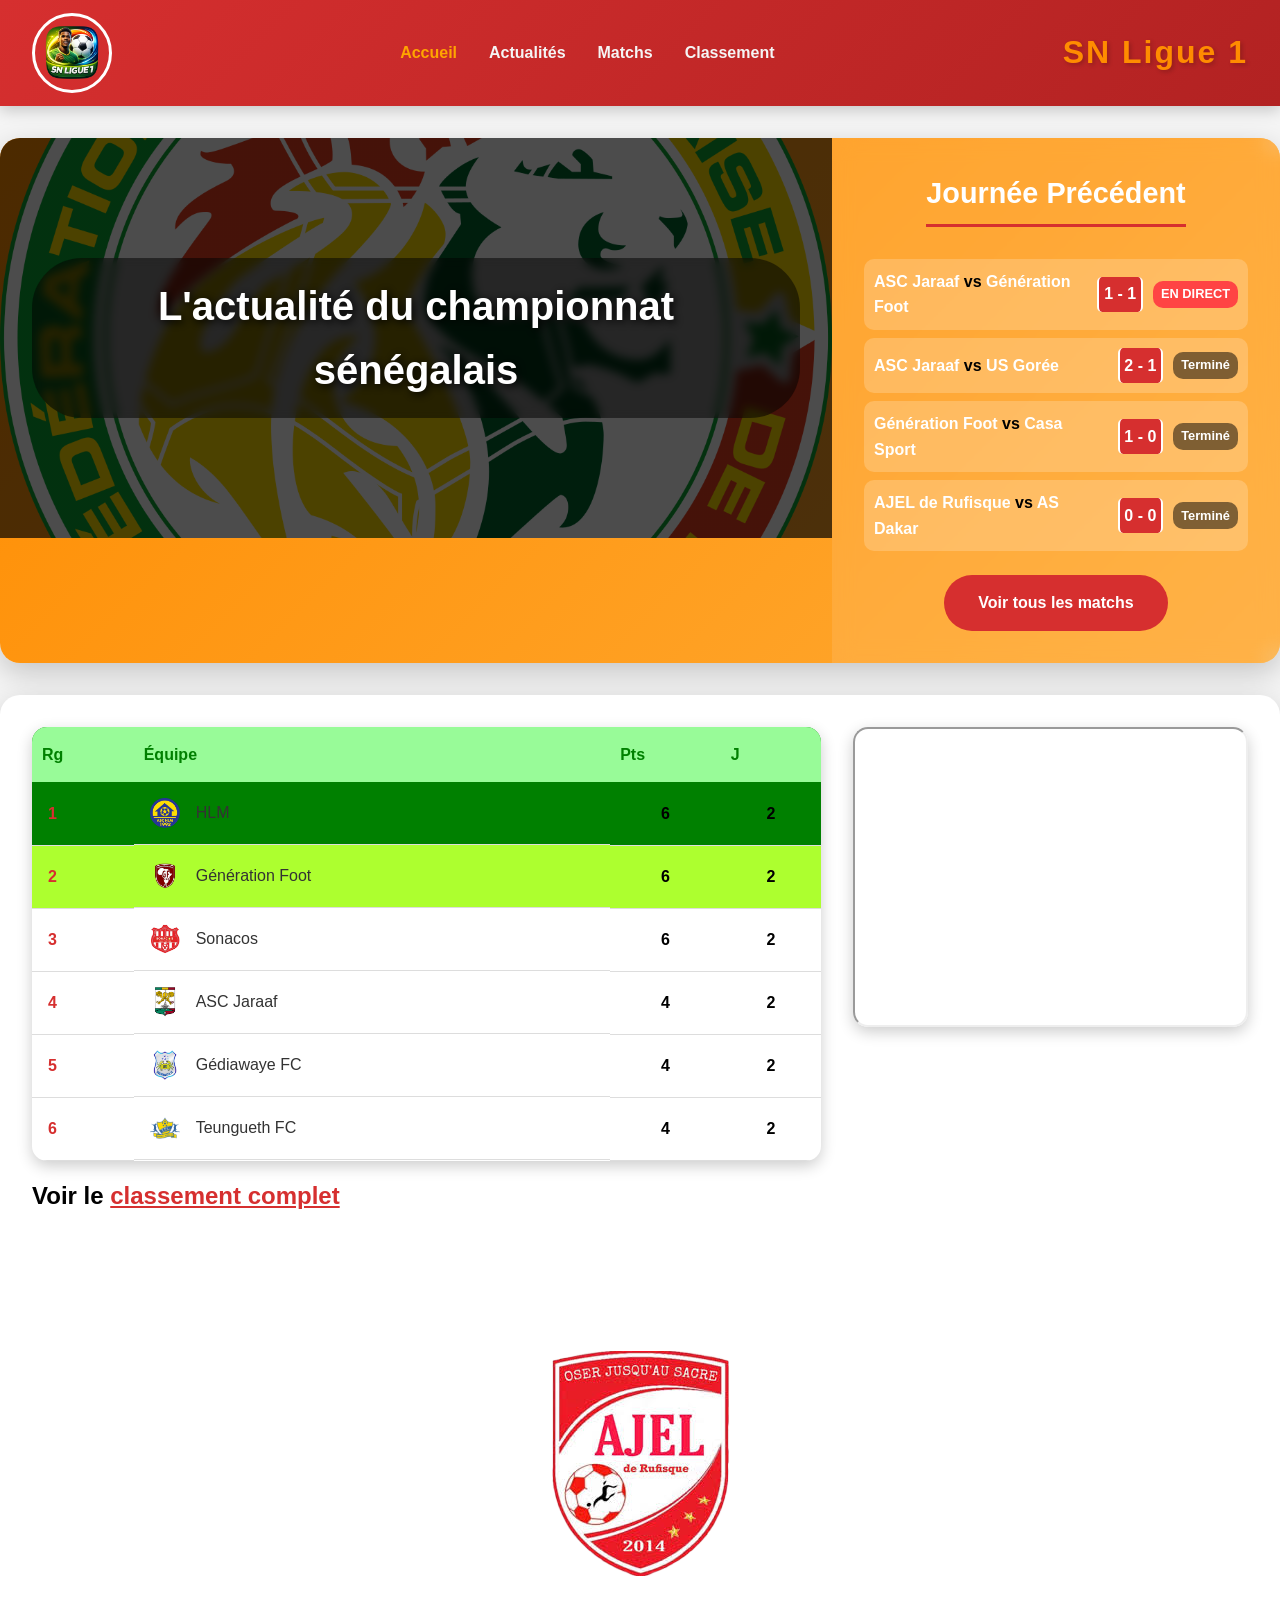
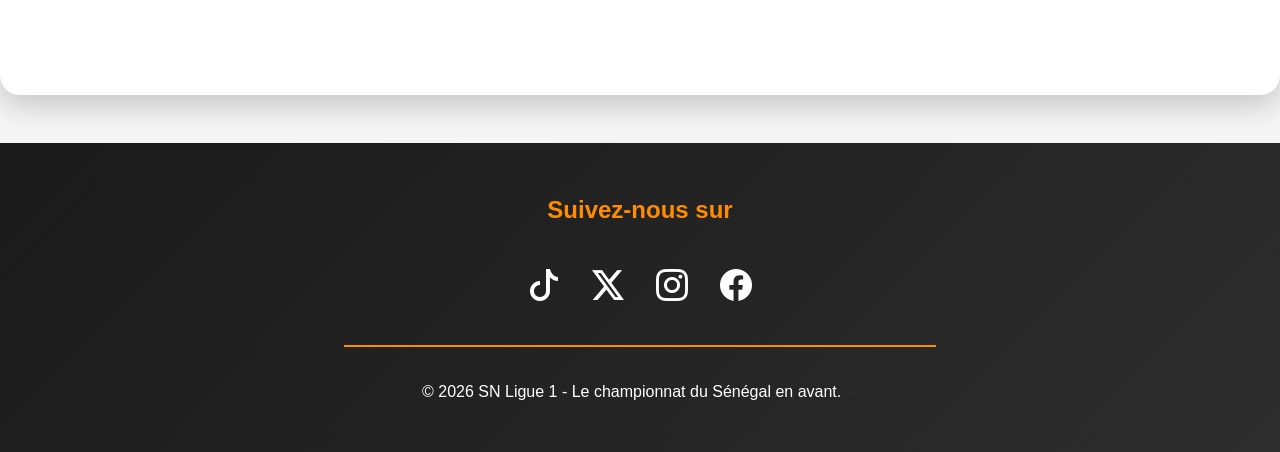
<file: index.html>
<!DOCTYPE html>
<html lang="fr">
<head>
    <meta charset="UTF-8">
    <meta name="viewport" content="width=device-width, initial-scale=1.0">
    <title>SN LIGUE 1 - Championnat du Sénégal</title>
    <link rel="icon" type="image/png" href="img/img1/ChatGPT Image 12 mars 2026, 15_12_37.png">
    <link rel="stylesheet" href="css/style.css">
    <link rel="stylesheet" href="https://cdn.jsdelivr.net/npm/bootstrap-icons@1.13.1/font/bootstrap-icons.min.css">
    <style>
        .matchs-list {
            width: 100%;
            margin-top: 1rem;
        }
        .match-item {
            background: rgba(255, 255, 255, 0.2);
            border-radius: 10px;
            padding: 10px;
            margin-bottom: 0.5rem;
            display: flex;
            justify-content: space-between;
            align-items: center;
            font-weight: bold;
        }
        .match-teams {
            flex: 1;
        }
        .match-score {
            background: var(--premier-couleur);
            padding: 0.3rem ;
            border-left: 2px solid white;
            border-right: 2px solid white;
            border-radius: 5px;
            font-weight: bold;
            margin: 0 10px;
        }
        .match-status {
            font-size: 0.8rem;
            padding: 0.2rem 0.5rem;
            border-radius: 10px;
            background: rgba(0,0,0,0.5);
        }
        .match-status.live {
            background: #ff4444;
            animation: pulse 1s infinite;
        }
        @keyframes pulse {
            0%, 100% { opacity: 1; }
            50% { opacity: 0.7; }
        }
    </style>
</head>
<body>
    <header>
        <img src="img/img1/ChatGPT Image 12 mars 2026, 15_12_37.png" alt="Logo SN Ligue 1">
        <nav>
            <ul>
                <li><a href="index.html" style="color: orange;">Accueil</a></li>
                <li><a href="actualites.html">Actualités</a></li>
                <li><a href="matchs.html">Matchs</a></li>
                <li><a href="classement.html">Classement</a></li>
            </ul>
        </nav>
        <h1>SN Ligue 1</h1>
    </header>

    <main>
        <section class="container">
            <div class="actualite" id="actualite">
                <h2>L'actualité du championnat sénégalais</h2>
            </div>
            <div class="matchs">
                <h3>Journée Précédent</h3>
                <div id="homeMatches" class="matchs-list">
                    <p style="text-align: center;">Chargement des matchs...</p>
                </div>
                <a href="matchs.html" class="btn">Voir tous les matchs</a>
            </div>
        </section>

        <section class="container-2">
            <div class="classement-section">
                <div>
                    <table>
                        <thead>
                            <tr>
                                <th>Rg</th>
                                <th class="th1">Équipe</th>
                                <th class="th2">Pts</th>
                                <th class="th3">J</th>
                            </tr>
                        </thead>
                        <tbody id="rankingTableBody">
                            <tr><td colspan="4" style="text-align: center;">Chargement...</td></tr>
                        </tbody>
                    </table>
                    <h2 style="margin-top: 1rem;">Voir le <a href="classement.html" style="color: var(--premier-couleur);">classement complet</a></h2>
                </div>
                <div>
                    <iframe src="https://www.youtube.com/embed/rLXeWP5YKfw" title="Le grand retour de la Ligue 1 sénégalaise" allow="accelerometer; autoplay; clipboard-write; encrypted-media; gyroscope; picture-in-picture; web-share" referrerpolicy="strict-origin-when-cross-origin" allowfullscreen></iframe>
                </div>
            </div>
            
            <div class="equipe-section">
                <div class="equipe" id="equipe">
                </div>
            </div>
        </section>
    </main>

    <footer>
        <h2>Suivez-nous sur</h2>
        <div>
            <a href="#"><i class="bi bi-tiktok"></i></a>
            <a href="#"><i class="bi bi-twitter-x"></i></a>
            <a href="#"><i class="bi bi-instagram"></i></a>
            <a href="#"><i class="bi bi-facebook"></i></a>
        </div>
        <hr>
        <p>&copy; 2026 SN Ligue 1 - Le championnat du Sénégal en avant.
            <a href="admin.html" style="color: #2d2d2d; text-decoration: none; font-size: small;"> IB</a>
        </p>
    </footer>

    <script src="js/data-shared.js"></script>

    <script>
        // Carousel des fonds
        const mesFond = [
            'logo1.png',
            'logo2.jpg',
            'logo3.jpeg',
            'logo4.jpeg'
        ];
        
        const imageEquipes = [
            'AJEL de Rufisque.png',
            'ASC Jaraaf.png',
            'AS Dakar.jpg',
            'Camberene.png',
            'Casa Sport.png',
            'Gédiawaye FC.png',
            'Génération Foot.png',
            'HLM.png',
            'La Linguère.png',
            'Pikine.png',
            'Sonacos.png',
            'Stade de Mbour.png',
            'Teungueth FC.png',
            'US Goree.png',
            'US Ouakam.png',
            'Wally Daan.png'
        ];

        let index = 0;
        let i = 0;

        function changerFonds() {
            const actualite = document.querySelector('.actualite');
            if (actualite && mesFond.length > 0) {
                actualite.style.background = `linear-gradient(rgba(0,0,0,0.7), rgba(0,0,0,0.7)), url('img/${mesFond[index]}') center/cover no-repeat`;
                index = (index + 1) % mesFond.length;
            }
        }

        function fondEquipe() {
            const equipe = document.querySelector('.equipe');
            if (equipe && imageEquipes.length > 0) {
                equipe.style.background = `url('img/${imageEquipes[i]}') center no-repeat`;
                i = (i + 1) % imageEquipes.length;
            }
        }

        // Chargement des matchs pour l'accueil
        function loadHomeMatches() {
            const container = document.getElementById('homeMatches');
            if (!container) return;
            
            // Prendre les 4 prochains matchs ou les plus récents
            const today = new Date().toISOString().split('T')[0];
            let matchesToShow = SharedData.matches
                .sort((a, b) => {
                    if (a.status === 'live') return -1;
                    if (b.status === 'live') return 1;
                    return new Date(a.date + ' ' + a.time) - new Date(b.date + ' ' + b.time);
                })
                .slice(0, 4);
            
            if (matchesToShow.length === 0) {
                container.innerHTML = '<p style="text-align: center;">Aucun match programmé</p>';
                return;
            }
            
            container.innerHTML = '';
            
            matchesToShow.forEach(match => {
                const homeTeam = SharedData.teams.find(t => t.id === match.homeTeam);
                const awayTeam = SharedData.teams.find(t => t.id === match.awayTeam);
                
                if (!homeTeam || !awayTeam) return;
                
                const statusText = match.status === 'live' ? 'EN DIRECT' : (match.status === 'finished' ? 'Terminé' : 'À venir');
                const statusClass = match.status === 'live' ? 'live' : '';
                
                container.innerHTML += `
                    <div class="match-item">
                        <div class="match-teams">
                            ${homeTeam.name} <span style="color:black">vs</span> ${awayTeam.name}
                        </div>
                        <div class="match-score">${match.homeScore} - ${match.awayScore}</div>
                        <div class="match-status ${statusClass}">${statusText}</div>
                    </div>
                `;
            });
        }
        
        // Chargement du classement pour l'accueil
        function loadHomeRanking() {
            const tbody = document.getElementById('rankingTableBody');
            if (!tbody) return;
            
            tbody.innerHTML = '';
            
            // Afficher les 6 premiers du classement
            SharedData.ranking.slice(0, 6).forEach(team => {
                const teamInfo = SharedData.teams.find(t => t.id === team.teamId);
                if (!teamInfo) return;
                
                tbody.innerHTML += `
                    <tr>
                        <td class="a">${team.rank}</td>
                        <td class="b">
                            <img src="img/${teamInfo.logo}" alt="${teamInfo.name}">
                            <a href="${teamInfo.site}" target="_blank">${teamInfo.name}</a>
                        </td>
                        <td class="c">${team.points}</td>
                        <td class="d">${team.played}</td>
                    </tr>
                `;
            });
            
            if (tbody.innerHTML === '') {
                tbody.innerHTML = '<tr><td colspan="4" style="text-align: center;">Aucune donnée</td></tr>';
            }
        }
        
        function refreshAll() {
            loadHomeMatches();
            loadHomeRanking();
        }
        
        // Initialisation
        if (document.querySelector('.actualite')) {
            changerFonds();
            setInterval(changerFonds, 5000);
        }
        
        if (document.querySelector('.equipe')) {
            fondEquipe();
            setInterval(fondEquipe, 5000);
        }
        
        // Charger les données
        refreshAll();
        
        // Rafraîchir toutes les 30 secondes
        setInterval(refreshAll, 30000);
    </script>
</body>
</html>
</file>
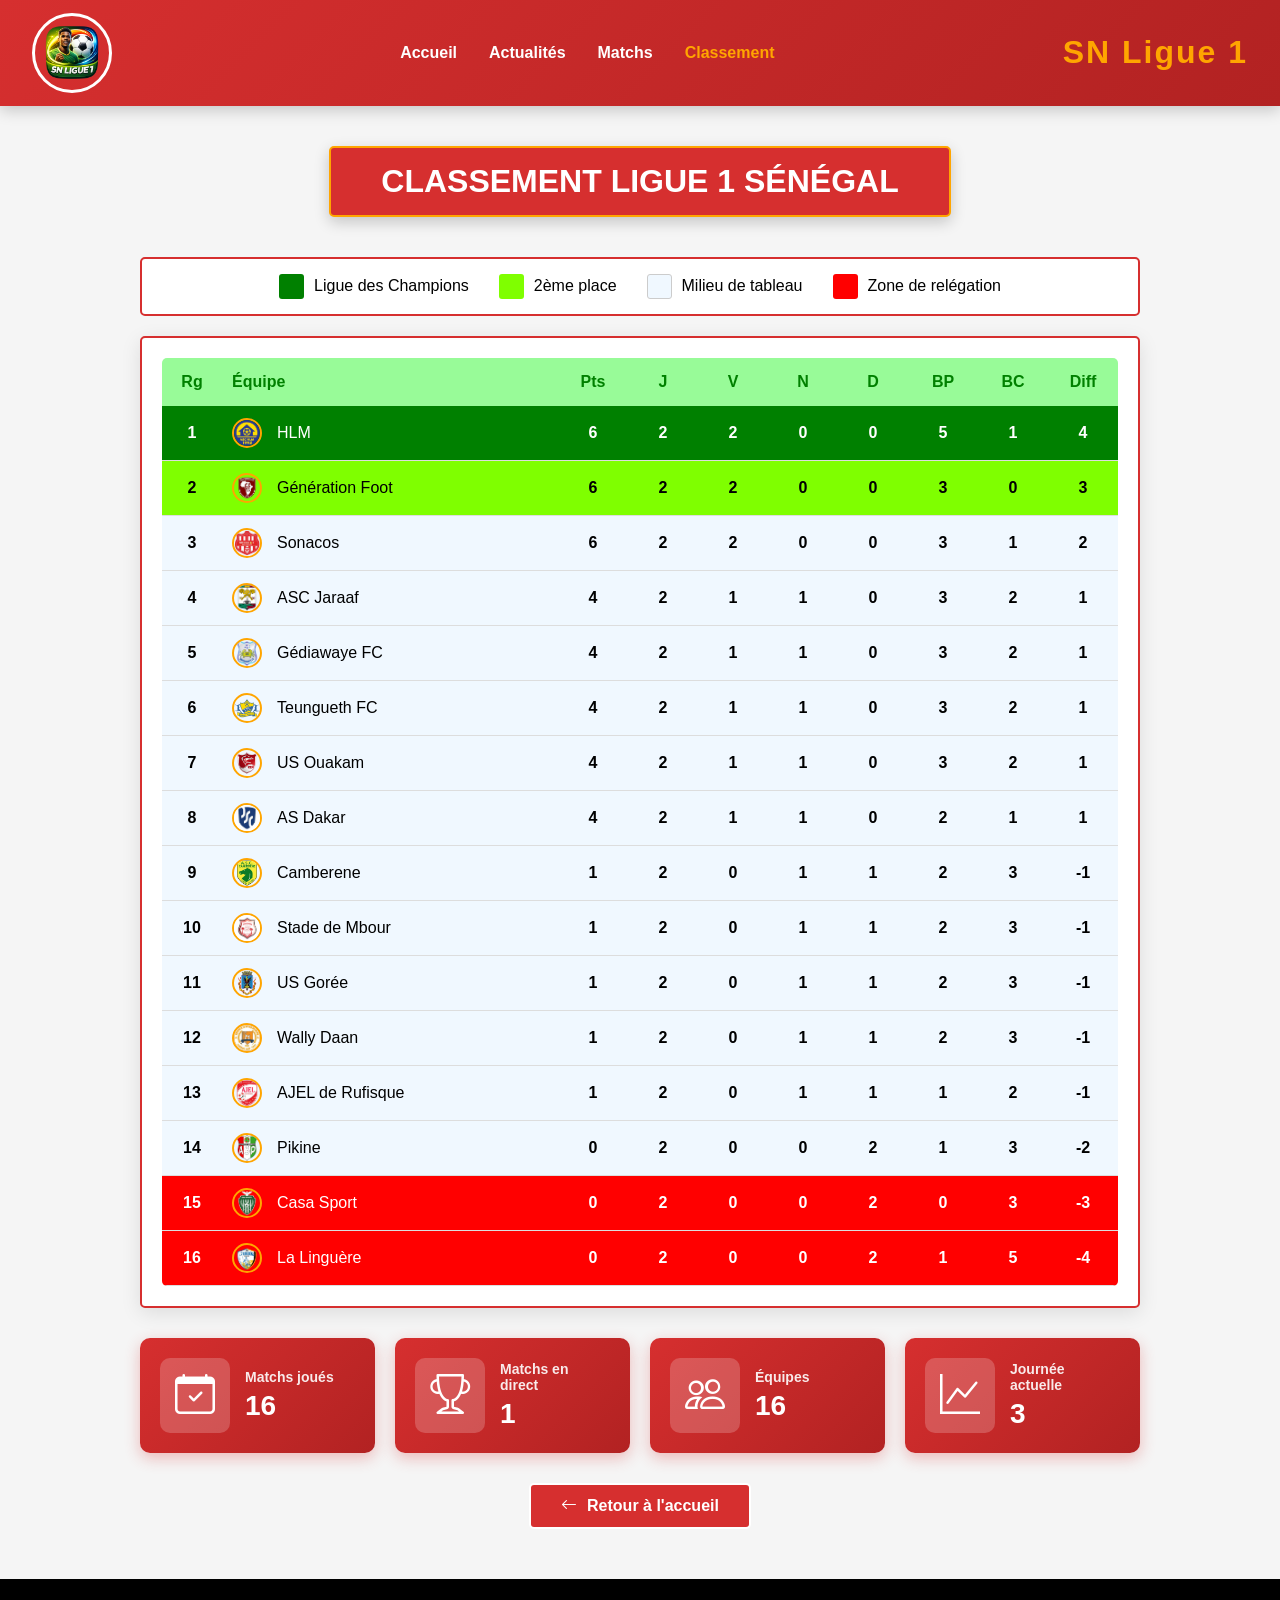
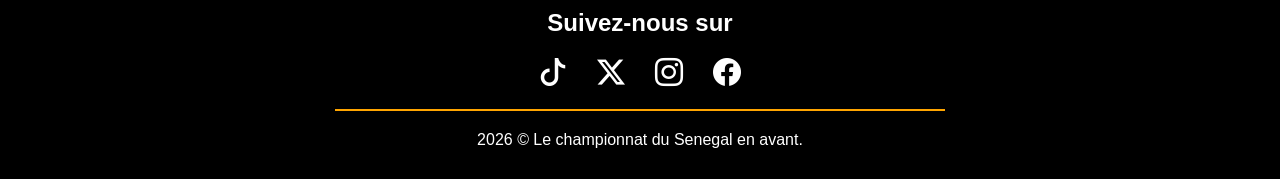
<file: classement.html>
<!DOCTYPE html>
<html lang="fr">
<head>
    <meta charset="UTF-8">
    <meta name="viewport" content="width=device-width, initial-scale=1.0">
    <title>Classement - SN LIGUE 1</title>
    <link rel="icon" type="image/png" href="img/img1/ChatGPT Image 12 mars 2026, 15_12_37.png">
    <link rel="stylesheet" href="https://cdn.jsdelivr.net/npm/bootstrap-icons@1.13.1/font/bootstrap-icons.min.css">
    <style>
        * {
            margin: 0;
            padding: 0;
            box-sizing: border-box;
            font-family: Arial, Helvetica, sans-serif;
        }

        :root {
            --premier-couleur: rgb(214, 47, 47);
            --second-couleur: orange;
            --troisieme-couleur: whitesmoke;
        }

        body {
            background-color: var(--troisieme-couleur);
        }

        header {
            display: flex;
            padding: 0.8rem 2rem;
            position: sticky;
            top: 0;
            z-index: 1000;
            align-items: center;
            justify-content: space-between;
            background: linear-gradient(135deg, var(--premier-couleur), #b22222);
            box-shadow: 0 4px 15px rgba(0,0,0,0.2);
        }

        header img {
            width: 80px;
            height: auto;
            border-radius: 50%;
            border: 3px solid white;
            transition: transform 0.3s;
        }

        header img:hover {
            transform: scale(1.05);
        }

        header nav ul {
            display: flex;
            gap: 2rem;
            list-style: none;
        }

        header nav ul li a {
            text-decoration: none;
            color: white;
            font-weight: bold;
            transition: color 0.3s;
        }

        header nav ul li a:hover {
            color: var(--second-couleur);
            text-decoration: underline;
        }

        header h1 {
            color: var(--second-couleur);
            font-size: 2rem;
            letter-spacing: 2px;
        }

        .page-header {
            text-align: center;
            margin: 40px 0;
            position: relative;
        }

        .page-header h2 {
            display: inline-block;
            background-color: var(--premier-couleur);
            color: white;
            padding: 15px 50px;
            border-radius: 5px;
            font-size: 32px;
            box-shadow: 0 5px 15px rgba(0,0,0,0.2);
            border: 2px solid var(--second-couleur);
        }

        .classement-container {
            max-width: 1000px;
            margin: 0 auto;
            padding: 20px;
            background-color: white;
            border-radius: 5px;
            box-shadow: 0 5px 20px rgba(0,0,0,0.1);
            border: 2px solid var(--premier-couleur);
            overflow-x: auto;
        }

        table {
            width: 100%;
            border-collapse: collapse;
            border-radius: 5px;
            overflow: hidden;
        }

        th {
            background-color: palegreen;
            color: green;
            padding: 15px 10px;
            font-weight: bold;
            text-align: left;
        }

        th:first-child {
            width: 60px;
            text-align: center;
        }

        .th1 {
            min-width: 200px;
        }

        .th2, .th3, .th4, .th5, .th6, .th7, .th8, .th9, .th10 {
            width: 70px;
            text-align: center;
        }

        td {
            padding: 12px 10px;
            border-bottom: 1px solid #ddd;
        }

        tr:nth-child(1) td {
            background-color: green;
            color: white;
        }
        tr:nth-child(2) td {
            background-color: chartreuse;
        }
        tr:nth-child(n+3):nth-child(-n+14) td {
            background-color: aliceblue;
            color: black;
        }
        tr:nth-last-child(-n+2) td {
            background-color: red;
            color: white;
        }

        .rank-cell {
            text-align: center;
            font-weight: bold;
        }

        .team-cell {
            display: flex;
            align-items: center;
            gap: 15px;
        }

        .team-cell img {
            height: 30px;
            width: 30px;
            object-fit: contain;
            border: 2px solid var(--second-couleur);
            border-radius: 50%;
        }

        .team-cell a {
            color: inherit;
            text-decoration: none;
            font-weight: 500;
        }

        .team-cell a:hover {
            color: var(--premier-couleur);
        }

        .stat-cell {
            text-align: center;
            font-weight: bold;
        }

        .legend {
            max-width: 1000px;
            margin: 30px auto 20px;
            padding: 15px 20px;
            background-color: white;
            border-radius: 5px;
            border: 2px solid var(--premier-couleur);
            display: flex;
            flex-wrap: wrap;
            justify-content: center;
            gap: 30px;
        }

        .legend-item {
            display: flex;
            align-items: center;
            gap: 10px;
        }

        .legend-color {
            width: 25px;
            height: 25px;
            border-radius: 3px;
        }

        .legend-color.leader { background-color: green; }
        .legend-color.second { background-color: chartreuse; }
        .legend-color.mid { background-color: aliceblue; border: 1px solid #ccc; }
        .legend-color.relegation { background-color: red; }

        .stats-grid {
            max-width: 1000px;
            margin: 30px auto;
            display: grid;
            grid-template-columns: repeat(auto-fit, minmax(200px, 1fr));
            gap: 20px;
        }

        .stat-card {
            background: linear-gradient(135deg, var(--premier-couleur), #b22222);
            color: white;
            padding: 20px;
            border-radius: 10px;
            display: flex;
            align-items: center;
            gap: 15px;
            box-shadow: 0 5px 15px rgba(214, 47, 47, 0.3);
        }

        .stat-card i {
            font-size: 40px;
            background: rgba(255,255,255,0.2);
            padding: 15px;
            border-radius: 10px;
        }

        .stat-info h3 {
            font-size: 14px;
            margin-bottom: 5px;
            opacity: 0.9;
        }

        .stat-info p {
            font-size: 28px;
            font-weight: bold;
        }

        .back-button {
            max-width: 1000px;
            margin: 30px auto;
            padding: 0 20px;
            text-align: center;
        }

        .back-btn {
            background-color: var(--premier-couleur);
            padding: 12px 30px;
            border-radius: 5px;
            text-decoration: none;
            color: white;
            font-weight: bold;
            display: inline-flex;
            align-items: center;
            gap: 10px;
            transition: all 0.3s;
            border: 2px solid white;
        }

        .back-btn:hover {
            background-color: red;
            transform: translateY(-3px);
            box-shadow: 0 5px 15px rgba(0,0,0,0.3);
        }

        footer {
            background-color: black;
            color: white;
            text-align: center;
            padding: 30px;
            margin-top: 50px;
        }

        footer h2 {
            margin-bottom: 20px;
        }

        footer div {
            display: flex;
            justify-content: center;
            gap: 30px;
            margin: 20px 0;
        }

        footer a {
            color: white;
            font-size: 28px;
            transition: all 0.3s;
        }

        footer a:hover {
            color: var(--second-couleur);
            transform: translateY(-5px);
        }

        hr {
            width: 50%;
            margin: 20px auto;
            border: 1px solid var(--second-couleur);
        }

        @media (max-width: 768px) {
            header {
                flex-direction: column;
                gap: 10px;
                padding: 10px;
            }

            header nav ul {
                gap: 10px;
                flex-wrap: wrap;
                justify-content: center;
            }

            header h1 {
                font-size: 1.5rem;
            }

            .page-header h2 {
                font-size: 24px;
                padding: 12px 30px;
            }

            .classement-container {
                padding: 10px;
            }

            .team-cell {
                gap: 8px;
            }

            .team-cell img {
                height: 25px;
                width: 25px;
            }

            .legend {
                flex-direction: column;
                align-items: center;
                gap: 10px;
            }
        }
    </style>
</head>
<body>
    <header>
        <img src="img/img1/ChatGPT Image 12 mars 2026, 15_12_37.png" alt="logo SN Ligue 1">
        <nav>
            <ul>
                <li><a href="index.html">Accueil</a></li>
                <li><a href="actualites.html">Actualités</a></li>
                <li><a href="matchs.html">Matchs</a></li>
                <li><a href="classement.html" style="color: orange;">Classement</a></li>
            </ul>
        </nav>
        <h1>SN Ligue 1</h1>
    </header>

    <main>
        <div class="page-header">
            <h2>CLASSEMENT LIGUE 1 SÉNÉGAL</h2>
        </div>

        <div class="legend">
            <div class="legend-item">
                <div class="legend-color leader"></div>
                <span>Ligue des Champions</span>
            </div>
            <div class="legend-item">
                <div class="legend-color second"></div>
                <span>2ème place</span>
            </div>
            <div class="legend-item">
                <div class="legend-color mid"></div>
                <span>Milieu de tableau</span>
            </div>
            <div class="legend-item">
                <div class="legend-color relegation"></div>
                <span>Zone de relégation</span>
            </div>
        </div>

        <div class="classement-container">
            <table>
                <thead>
                    <tr>
                        <th>Rg</th>
                        <th class="th1">Équipe</th>
                        <th class="th2">Pts</th>
                        <th class="th3">J</th>
                        <th class="th4">V</th>
                        <th class="th5">N</th>
                        <th class="th6">D</th>
                        <th class="th7">BP</th>
                        <th class="th8">BC</th>
                        <th class="th9">Diff</th>
                    </tr>
                </thead>
                <tbody id="fullRankingBody">
                    <tr><td colspan="10" style="text-align: center;">Chargement...</td></tr>
                </tbody>
            </table>
        </div>

        <div class="stats-grid">
            <div class="stat-card">
                <i class="bi bi-calendar-check"></i>
                <div class="stat-info">
                    <h3>Matchs joués</h3>
                    <p id="totalMatches">0</p>
                </div>
            </div>
            <div class="stat-card">
                <i class="bi bi-trophy"></i>
                <div class="stat-info">
                    <h3>Matchs en direct</h3>
                    <p id="liveMatches">0</p>
                </div>
            </div>
            <div class="stat-card">
                <i class="bi bi-people"></i>
                <div class="stat-info">
                    <h3>Équipes</h3>
                    <p id="totalTeams">0</p>
                </div>
            </div>
            <div class="stat-card">
                <i class="bi bi-graph-up"></i>
                <div class="stat-info">
                    <h3>Journée actuelle</h3>
                    <p id="journeyDisplay">0</p>
                </div>
            </div>
        </div>

        <div class="back-button">
            <a href="index.html" class="back-btn"><i class="bi bi-arrow-left"></i> Retour à l'accueil</a>
        </div>
    </main>

    <footer>
        <h2>Suivez-nous sur</h2>
        <div>
            <a href="#"><i class="bi bi-tiktok"></i></a>
            <a href="#"><i class="bi bi-twitter-x"></i></a>
            <a href="#"><i class="bi bi-instagram"></i></a>
            <a href="#"><i class="bi bi-facebook"></i></a>
        </div>
        <hr>
        <p>2026 &copy; Le championnat du Senegal en avant.</p>
    </footer>

    <script src="js/data-shared.js"></script>

    <script>
        function loadFullRanking() {
            const tbody = document.getElementById('fullRankingBody');
            if (!tbody) return;
            
            tbody.innerHTML = '';
            
            SharedData.ranking.forEach(team => {
                const teamInfo = SharedData.teams.find(t => t.id === team.teamId);
                if (!teamInfo) return;
                
                tbody.innerHTML += `
                    <tr>
                        <td class="rank-cell">${team.rank}</td>
                        <td class="team-cell">
                            <img src="img/${teamInfo.logo}" alt="${teamInfo.name}">
                            <a href="${teamInfo.site}" target="_blank">${teamInfo.name}</a>
                        </td>
                        <td class="stat-cell">${team.points}</td>
                        <td class="stat-cell">${team.played}</td>
                        <td class="stat-cell">${team.wins}</td>
                        <td class="stat-cell">${team.draws}</td>
                        <td class="stat-cell">${team.losses}</td>
                        <td class="stat-cell">${team.gf}</td>
                        <td class="stat-cell">${team.ga}</td>
                        <td class="stat-cell">${team.gd}</td>
                    </tr>
                `;
            });
            
            if (tbody.innerHTML === '') {
                tbody.innerHTML = '<tr><td colspan="10" style="text-align: center;">Aucune donnée disponible</td></tr>';
            }
        }
        
        function updateStats() {
            const finishedMatches = SharedData.matches.filter(m => m.status === 'finished').length;
            const liveMatches = SharedData.matches.filter(m => m.status === 'live').length;
            const maxJourney = Math.max(...SharedData.matches.map(m => m.journey), 0);
            
            document.getElementById('totalMatches').textContent = finishedMatches;
            document.getElementById('liveMatches').textContent = liveMatches;
            document.getElementById('totalTeams').textContent = SharedData.teams.length;
            document.getElementById('journeyDisplay').textContent = maxJourney;
        }
        
        function refreshPage() {
            loadFullRanking();
            updateStats();
        }
        
        refreshPage();
        setInterval(refreshPage, 30000);
    </script>
</body>
</html>
</file>
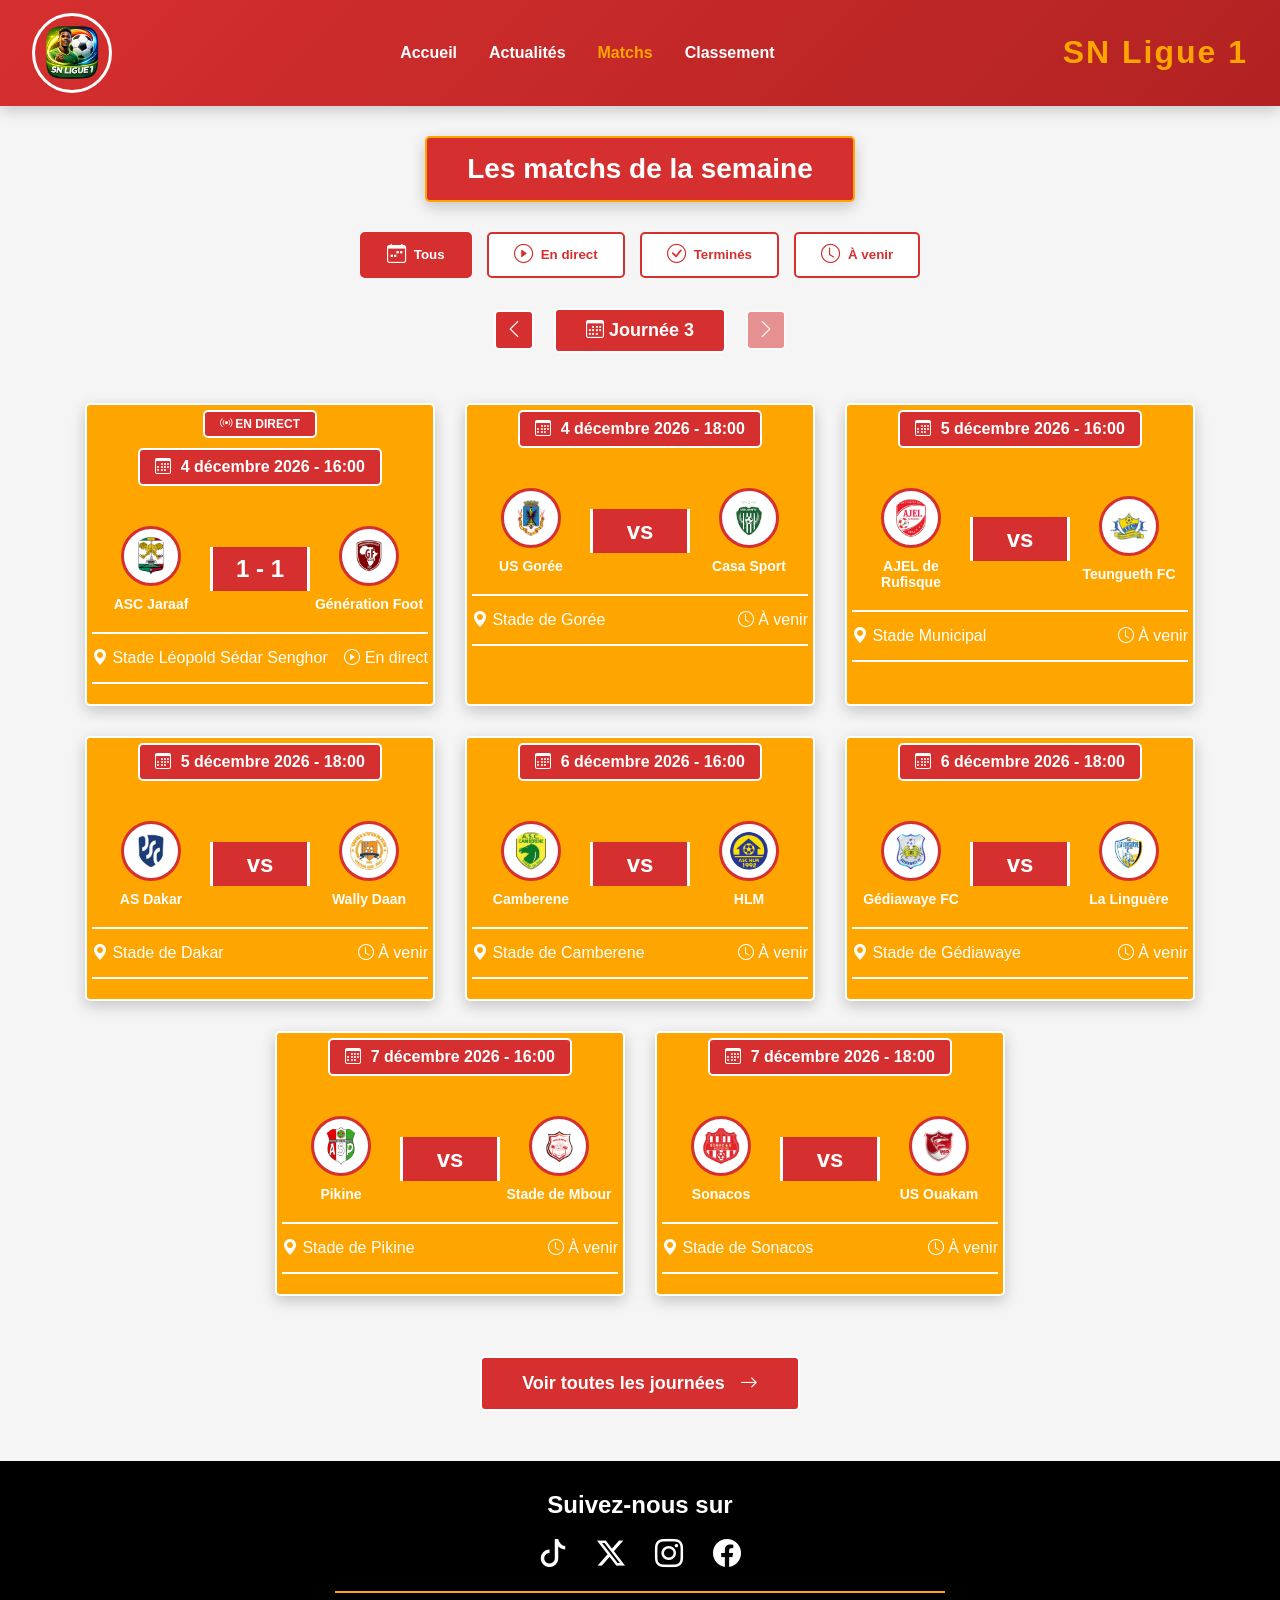
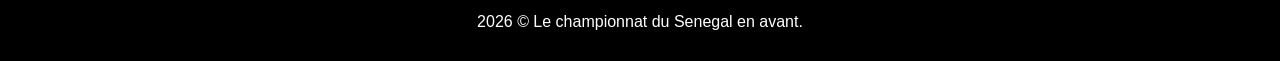
<file: matchs.html>
<!DOCTYPE html>
<html lang="fr">
<head>
    <meta charset="UTF-8">
    <meta name="viewport" content="width=device-width, initial-scale=1.0">
    <title>Matchs - SN LIGUE 1</title>
     <link rel="icon" type="image/png" href="img/img1/ChatGPT Image 12 mars 2026, 15_12_37.png">
    <link rel="stylesheet" href="https://cdn.jsdelivr.net/npm/bootstrap-icons@1.13.1/font/bootstrap-icons.min.css">
    <style>
        * {
            margin: 0;
            padding: 0;
            box-sizing: border-box;
            font-family: Arial, Helvetica, sans-serif;
        }

        :root {
            --premier-couleur: rgb(214, 47, 47);
            --second-couleur: orange;
            --troisieme-couleur: whitesmoke;
        }

        body {
            background-color: var(--troisieme-couleur);
        }

        header {
            display: flex;
            padding: 0.8rem 2rem;
            position: sticky;
            top: 0;
            z-index: 1000;
            align-items: center;
            justify-content: space-between;
            background: linear-gradient(135deg, var(--premier-couleur), #b22222);
            box-shadow: 0 4px 15px rgba(0,0,0,0.2);
        }

        header img {
            width: 80px;
            height: auto;
            border-radius: 50%;
            border: 3px solid white;
            transition: transform 0.3s;
        }

        header img:hover {
            transform: scale(1.05);
        }

        header nav ul {
            display: flex;
            gap: 2rem;
            list-style: none;
        }

        header nav ul li a {
            text-decoration: none;
            color: white;
            font-weight: bold;
            transition: color 0.3s;
        }

        header nav ul li a:hover {
            color: var(--second-couleur);
            text-decoration: underline;
        }

        header h1 {
            color: var(--second-couleur);
            font-size: 2rem;
            letter-spacing: 2px;
        }

        .page-header {
            text-align: center;
            margin: 30px 0;
        }

        .page-header h2 {
            display: inline-block;
            background-color: var(--premier-couleur);
            color: white;
            padding: 15px 40px;
            border-radius: 5px;
            font-size: 28px;
            box-shadow: 0 5px 15px rgba(0,0,0,0.2);
            border: 2px solid var(--second-couleur);
        }

        .filters {
            display: flex;
            justify-content: center;
            gap: 15px;
            margin: 30px 0;
            flex-wrap: wrap;
        }

        .filter-btn {
            background-color: white;
            border: 2px solid var(--premier-couleur);
            padding: 10px 25px;
            border-radius: 5px;
            font-weight: bold;
            cursor: pointer;
            transition: all 0.3s;
            color: var(--premier-couleur);
            display: flex;
            align-items: center;
            gap: 8px;
        }

        .filter-btn i {
            font-size: 1.2rem;
        }

        .filter-btn:hover {
            background-color: var(--premier-couleur);
            color: white;
        }

        .filter-btn.active {
            background-color: var(--premier-couleur);
            color: white;
        }

        .week-selector {
            display: flex;
            justify-content: center;
            align-items: center;
            gap: 20px;
            margin: 30px 0;
        }

        .week-btn {
            background-color: var(--premier-couleur);
            color: white;
            border: none;
            width: 40px;
            height: 40px;
            border-radius: 5px;
            display: flex;
            align-items: center;
            justify-content: center;
            font-size: 20px;
            cursor: pointer;
            transition: all 0.3s;
            border: 2px solid white;
        }

        .week-btn:hover {
            background-color: var(--second-couleur);
            transform: scale(1.1);
        }

        .week-btn.disabled {
            opacity: 0.5;
            cursor: not-allowed;
        }

        .week-btn.disabled:hover {
            transform: none;
            background-color: var(--premier-couleur);
        }

        .current-week {
            background-color: var(--premier-couleur);
            color: white;
            padding: 10px 30px;
            border-radius: 5px;
            font-weight: bold;
            font-size: 18px;
            border: 2px solid white;
        }

        .container {
            display: flex;
            flex-wrap: wrap;
            justify-content: center;
            gap: 30px;
            max-width: 1200px;
            margin: 0 auto;
            padding: 20px;
        }

        .match-card {
            width: 350px;
            background-color: var(--second-couleur);
            padding: 5px;
            border-radius: 5px;
            color: white;
            text-align: center;
            box-shadow: 0 5px 15px rgba(0,0,0,0.2);
            transition: transform 0.3s;
            border: 2px solid white;
        }

        .match-card:hover {
            transform: translateY(-5px);
            box-shadow: 0 10px 25px rgba(0,0,0,0.3);
        }

        .match-date {
            background-color: var(--premier-couleur);
            padding: 8px 15px;
            border-radius: 5px;
            display: inline-block;
            margin-bottom: 20px;
            font-weight: bold;
            border: 2px solid white;
        }

        .match-date i {
            margin-right: 5px;
        }

        .match-teams {
            display: flex;
            align-items: center;
            justify-content: space-between;
            margin: 20px 0;
        }

        .team {
            display: flex;
            flex-direction: column;
            align-items: center;
            gap: 10px;
            flex: 1;
        }

        .team img {
            width: 60px;
            height: 60px;
            object-fit: contain;
            background-color: white;
            border-radius: 50%;
            padding: 8px;
            border: 3px solid var(--premier-couleur);
        }

        .team-name {
            font-weight: bold;
            font-size: 14px;
        }

        .match-score {
            background-color: var(--premier-couleur);
            padding: 8px 20px;
            border-left: 3px solid white;
            border-right: 3px solid white;
            font-weight: bold;
            font-size: 24px;
            min-width: 100px;
            text-align: center;
        }

        .match-info {
            display: flex;
            justify-content: space-between;
            padding: 15px 0;
            margin: 15px 0;
            border-top: 2px solid white;
            border-bottom: 2px solid white;
        }

        .live-badge {
            display: inline-block;
            background-color: var(--premier-couleur);
            color: white;
            padding: 5px 15px;
            border-radius: 5px;
            font-size: 12px;
            font-weight: bold;
            margin-bottom: 10px;
            border: 2px solid white;
            animation: livePulse 1.5s infinite;
        }

        @keyframes livePulse {
            0%, 100% { background-color: var(--premier-couleur); }
            50% { background-color: #ff4444; }
        }

        .view-more {
            text-align: center;
            margin: 40px 0;
        }

        .view-more-btn {
            background-color: var(--premier-couleur);
            padding: 15px 40px;
            border-radius: 5px;
            text-decoration: none;
            color: white;
            font-weight: bold;
            display: inline-block;
            transition: all 0.3s;
            border: 2px solid white;
            font-size: 18px;
        }

        .view-more-btn:hover {
            background-color: red;
            transform: translateY(-3px);
            box-shadow: 0 5px 15px rgba(0,0,0,0.3);
        }

        .view-more-btn i {
            margin-left: 10px;
        }

        .no-matches {
            text-align: center;
            grid-column: 1/-1;
            padding: 50px;
            font-size: 18px;
            color: #666;
            background: white;
            border-radius: 10px;
            width: 100%;
        }

        footer {
            background-color: black;
            color: white;
            text-align: center;
            padding: 30px;
            margin-top: 50px;
        }

        footer h2 {
            margin-bottom: 20px;
        }

        footer div {
            display: flex;
            justify-content: center;
            gap: 30px;
            margin: 20px 0;
        }

        footer a {
            color: white;
            font-size: 28px;
            transition: all 0.3s;
        }

        footer a:hover {
            color: var(--second-couleur);
            transform: translateY(-5px);
        }

        hr {
            width: 50%;
            margin: 20px auto;
            border: 1px solid var(--second-couleur);
        }

        /* Indicateur de journée */
        .journey-info {
            text-align: center;
            margin: 10px 0;
            color: var(--premier-couleur);
            font-weight: bold;
        }

        @media (max-width: 768px) {
            header {
                flex-direction: column;
                gap: 10px;
                padding: 10px;
            }

            header nav ul {
                gap: 10px;
                flex-wrap: wrap;
                justify-content: center;
            }

            header h1 {
                font-size: 1.5rem;
            }

            .filters {
             display: flex;
            justify-content: center;
            /* gap: 0; */
        }

         .filter-btn {
            padding: 5px ;
            gap: 0;
        } 

            .container {
                padding: 10px;
            }

            .match-card {
                width: 100%;
            }

            /* .match-teams {
                flex-direction: column;
                gap: 15px;
            } */

            /* .team {
                flex-direction: row;
                width: 100%;
                justify-content: space-between;
                padding: 0 20px;
            } */

            .team img {
                width: 50px;
                height: 50px;
            }

            /* .match-info {
                flex-direction: column;
                gap: 10px;
                align-items: center;
            } */

            .current-week {
                font-size: 14px;
                padding: 8px 15px;
            }
        }
    </style>
</head>
<body>
    <header>
        <img src="img/img1/ChatGPT Image 12 mars 2026, 15_12_37.png" alt="logo SN Ligue 1">
        <nav>
            <ul>
                <li><a href="index.html">Accueil</a></li>
                <li><a href="actualites.html">Actualités</a></li>
                <li><a href="matchs.html" style="color: orange;">Matchs</a></li>
                <li><a href="classement.html">Classement</a></li>
            </ul>
        </nav>
        <h1>SN Ligue 1</h1>
    </header>

    <main>
        <div class="page-header">
            <h2>Les matchs de la semaine</h2>
        </div>

        <div class="filters">
            <button class="filter-btn active" data-filter="all"><i class="bi bi-calendar-week"></i> Tous</button>
            <button class="filter-btn" data-filter="live"><i class="bi bi-play-circle"></i> En direct</button>
            <button class="filter-btn" data-filter="finished"><i class="bi bi-check-circle"></i> Terminés</button>
            <button class="filter-btn" data-filter="upcoming"><i class="bi bi-clock"></i> À venir</button>
        </div>

        <div class="week-selector">
            <button class="week-btn" id="prevWeek"><i class="bi bi-chevron-left"></i></button>
            <span class="current-week" id="currentWeekDisplay"><i class="bi bi-calendar3"></i> Journée --</span>
            <button class="week-btn" id="nextWeek"><i class="bi bi-chevron-right"></i></button>
        </div>
        
        <div class="journey-info" id="journeyInfo"></div>

        <div class="container" id="matchesContainer">
            <div class="no-matches">Chargement des matchs...</div>
        </div>

        <div class="view-more">
            <a href="#" class="view-more-btn" id="viewAllBtn">
                Voir toutes les journées <i class="bi bi-arrow-right"></i>
            </a>
        </div>
    </main>

    <footer>
        <h2>Suivez-nous sur</h2>
        <div>
            <a href="#"><i class="bi bi-tiktok"></i></a>
            <a href="#"><i class="bi bi-twitter-x"></i></a>
            <a href="#"><i class="bi bi-instagram"></i></a>
            <a href="#"><i class="bi bi-facebook"></i></a>
        </div>
        <hr>
        <p>2026 &copy; Le championnat du Senegal en avant.</p>
    </footer>

    <script src="js/data-shared.js"></script>

    <script>
        let currentJourney = 1;
        let currentFilter = 'all';
        
        // Fonction pour obtenir la dernière journée (la plus élevée)
        function getMaxJourney() {
            if (!SharedData.matches || SharedData.matches.length === 0) return 1;
            return Math.max(...SharedData.matches.map(m => m.journey));
        }
        
        // Fonction pour obtenir la première journée (la plus petite)
        function getMinJourney() {
            if (!SharedData.matches || SharedData.matches.length === 0) return 1;
            return Math.min(...SharedData.matches.map(m => m.journey));
        }
        
        // Fonction pour mettre à jour l'état des boutons de navigation
        function updateNavigationButtons() {
            const maxJourney = getMaxJourney();
            const minJourney = getMinJourney();
            const prevBtn = document.getElementById('prevWeek');
            const nextBtn = document.getElementById('nextWeek');
            
            if (prevBtn) {
                if (currentJourney <= minJourney) {
                    prevBtn.classList.add('disabled');
                } else {
                    prevBtn.classList.remove('disabled');
                }
            }
            
            if (nextBtn) {
                if (currentJourney >= maxJourney) {
                    nextBtn.classList.add('disabled');
                } else {
                    nextBtn.classList.remove('disabled');
                }
            }
        }
        
        // Fonction pour afficher des informations sur la journée
        function updateJourneyInfo() {
            const journeyInfo = document.getElementById('journeyInfo');
            if (!journeyInfo) return;
            
            // const maxJourney = getMaxJourney();
            // if (currentJourney === maxJourney) {
            //     journeyInfo.innerHTML = '<i class="bi bi-star-fill"></i> JOURNÉE  <i class="bi bi-star-fill"></i>';
            //     journeyInfo.style.color = 'var(--second-couleur)';
            //     journeyInfo.style.fontWeight = 'bold';
            //     journeyInfo.style.fontSize = '14px';
            // } else {
            //     journeyInfo.innerHTML = '';
            // }
        }
        
        function loadMatches() {
            const container = document.getElementById('matchesContainer');
            if (!container) return;
            
            container.innerHTML = '';
            
            let matchesToShow = SharedData.matches.filter(m => m.journey === currentJourney);
            
            if (currentFilter !== 'all') {
                matchesToShow = matchesToShow.filter(m => m.status === currentFilter);
            }
            
            if (matchesToShow.length === 0) {
                container.innerHTML = '<div class="no-matches">Aucun match pour cette journée et ce filtre.</div>';
                updateNavigationButtons();
                updateJourneyInfo();
                return;
            }
            
            // Trier les matchs par date et heure
            matchesToShow.sort((a, b) => {
                const dateA = new Date(a.date + ' ' + a.time);
                const dateB = new Date(b.date + ' ' + b.time);
                return dateA - dateB;
            });
            
            matchesToShow.forEach(match => {
                const homeTeam = SharedData.teams.find(t => t.id === match.homeTeam);
                const awayTeam = SharedData.teams.find(t => t.id === match.awayTeam);
                
                if (!homeTeam || !awayTeam) return;
                
                const statusHTML = match.status === 'live' ? 
                    '<span class="live-badge"><i class="bi bi-broadcast"></i> EN DIRECT</span>' : '';
                
                const matchCard = document.createElement('div');
                matchCard.className = 'match-card';
                
                const dateObj = new Date(match.date);
                const formattedDate = dateObj.toLocaleDateString('fr-FR', { 
                    day: 'numeric', 
                    month: 'long', 
                    year: 'numeric' 
                });
                
                // Déterminer la classe pour le score en fonction du statut
                const scoreDisplay = match.status === 'upcoming' ? 'vs' : `${match.homeScore} - ${match.awayScore}`;
                
                matchCard.innerHTML = `
                    ${statusHTML}
                    <div class="match-date">
                        <i class="bi bi-calendar3"></i> ${formattedDate} - ${match.time}
                    </div>
                    <div class="match-teams">
                        <div class="team">
                            <img src="img/${homeTeam.logo}" alt="${homeTeam.name}" onerror="this.src='img/placeholder.png'">
                            <span class="team-name">${homeTeam.name}</span>
                        </div>
                        <div class="match-score">${scoreDisplay}</div>
                        <div class="team">
                            <img src="img/${awayTeam.logo}" alt="${awayTeam.name}" onerror="this.src='img/placeholder.png'">
                            <span class="team-name">${awayTeam.name}</span>
                        </div>
                    </div>
                    <div class="match-info">
                        <div class="match-info-item">
                            <i class="bi bi-geo-alt-fill"></i> ${match.stadium}
                        </div>
                        <div class="match-info-item">
                            <i class="bi ${match.status === 'live' ? 'bi-play-circle' : match.status === 'finished' ? 'bi-check-circle' : 'bi-clock'}"></i> 
                            ${match.status === 'live' ? 'En direct' : match.status === 'finished' ? 'Terminé' : 'À venir'}
                        </div>
                    </div>
                `;
                container.appendChild(matchCard);
            });
            
            document.getElementById('currentWeekDisplay').innerHTML = `<i class="bi bi-calendar3"></i> Journée ${currentJourney}`;
            updateNavigationButtons();
            updateJourneyInfo();
        }
        
        function setupFilters() {
            document.querySelectorAll('.filter-btn').forEach(btn => {
                btn.addEventListener('click', function() {
                    document.querySelectorAll('.filter-btn').forEach(b => b.classList.remove('active'));
                    this.classList.add('active');
                    currentFilter = this.dataset.filter;
                    loadMatches();
                });
            });
        }
        
        function setupWeekNavigation() {
            const prevBtn = document.getElementById('prevWeek');
            const nextBtn = document.getElementById('nextWeek');
            
            prevBtn.addEventListener('click', () => {
                const minJourney = getMinJourney();
                if (currentJourney > minJourney) {
                    currentJourney--;
                    loadMatches();
                }
            });
            
            nextBtn.addEventListener('click', () => {
                const maxJourney = getMaxJourney();
                if (currentJourney < maxJourney) {
                    currentJourney++;
                    loadMatches();
                }
            });
        }
        
        function setupViewAll() {
            document.getElementById('viewAllBtn').addEventListener('click', (e) => {
                e.preventDefault();
                // Réinitialiser le filtre à "Tous"
                currentFilter = 'all';
                document.querySelectorAll('.filter-btn').forEach(btn => {
                    if (btn.dataset.filter === 'all') {
                        btn.classList.add('active');
                    } else {
                        btn.classList.remove('active');
                    }
                });
                // Aller à la première journée (pour voir tous les matchs)
                currentJourney = getMinJourney();
                loadMatches();
                // Faire défiler vers le haut
                window.scrollTo({ top: 0, behavior: 'smooth' });
            });
        }
        
        function init() {
            // Initialiser la journée courante à la dernière journée
            currentJourney = getMaxJourney();
            
            setupFilters();
            setupWeekNavigation();
            setupViewAll();
            loadMatches();
        }
        
        // Exécuter après le chargement des données
        if (document.readyState === 'loading') {
            document.addEventListener('DOMContentLoaded', init);
        } else {
            init();
        }
        
        // Rafraîchir toutes les 30 secondes
        setInterval(() => {
            if (document.getElementById('matchesContainer')) {
                loadMatches();
            }
        }, 30000);
    </script>
</body>
</html>
</file>
<file: css/style.css>
* {
            margin: 0;
            padding: 0;
            box-sizing: border-box;
            font-family: 'Segoe UI', Arial, sans-serif;
        }

        :root {
            --premier-couleur: #d62f2f;
            --second-couleur: #ff8c00;
            --troisieme-couleur: #f5f5f5;
            --ombre: rgba(0, 0, 0, 0.2);
        }

        body {
            background-color: var(--troisieme-couleur);
            line-height: 1.6;
        }

        /* ======= Entete ======= */
        header {
            display: flex;
            padding: 0.8rem 2rem;
            position: sticky;
            top: 0;
            z-index: 1000;
            align-items: center;
            justify-content: space-between;
            background: linear-gradient(135deg, var(--premier-couleur), #b22222);
            box-shadow: 0 4px 15px var(--ombre);
        }

        header img {
            width: 80px;
            height: auto;
            border-radius: 50%;
            border: 3px solid white;
            transition: transform 0.3s;
        }

        header img:hover {
            transform: scale(1.05);
        }

        header nav ul {
            display: flex;
            gap: 2rem;
            list-style: none;
        }

        header nav ul li {
            display: flex;
            align-items: center;
            gap: 0.5rem;
            color: var(--troisieme-couleur);
            font-weight: bold;
        }

        header nav ul li a {
            text-decoration: none;
            color: var(--troisieme-couleur);
            transition: color 0.3s;
        }

        header nav ul li a:hover {
            color: var(--second-couleur);
            text-decoration: underline;
        }

        header h1 {
            color: var(--second-couleur);
            font-size: 2rem;
            text-shadow: 2px 2px 4px var(--ombre);
            letter-spacing: 2px;
        }

        /* ======= Section principale ======= */
        .container {
            display: flex;
            flex-wrap: wrap;
            max-width: 1400px;
            margin: 2rem auto;
            background: linear-gradient(135deg, var(--second-couleur), #ffaa33);
            border-radius: 20px;
            overflow: hidden;
            box-shadow: 0 10px 30px var(--ombre);
        }

        .actualite {
            flex: 2;
            min-width: 300px;
            height: 400px;
            display: flex;
            align-items: center;
            justify-content: center;
            text-align: center;
            color: white;
            padding: 2rem;
            transition: background 1s ease;
        }

        .actualite h2 {
            font-size: 2.5rem;
            text-shadow: 2px 2px 8px black;
            background: rgba(0, 0, 0, 0.5);
            padding: 1rem 2rem;
            border-radius: 50px;
            backdrop-filter: blur(5px);
        }

        .matchs {
            flex: 1;
            min-width: 250px;
            padding: 2rem;
            background: rgba(255, 255, 255, 0.1);
            backdrop-filter: blur(10px);
            color: white;
            display: flex;
            flex-direction: column;
            align-items: center;
        }

        .matchs h3 {
            font-size: 1.8rem;
            margin-bottom: 1rem;
            border-bottom: 3px solid var(--premier-couleur);
            padding-bottom: 0.5rem;
        }

        .matchs p {
            width: 100%;
            padding: 0.8rem;
            margin: 0.3rem 0;
            background: rgba(255, 255, 255, 0.2);
            border-radius: 10px;
            font-weight: bold;
            display: flex;
            justify-content: space-between;
            align-items: center;
        }

        .score {
            background: var(--premier-couleur);
            padding: 0.3rem 1rem;
            border-left: 2px solid white;
            border-right: 2px solid white;
            font-weight: bold;
        }

        .btn {
            background: var(--premier-couleur);
            padding: 0.8rem 2rem;
            border-radius: 50px;
            text-decoration: none;
            color: white;
            font-weight: bold;
            margin-top: 1rem;
            transition: all 0.3s;
            border: 2px solid transparent;
        }

        .btn:hover {
            background: #ff4444;
            transform: translateY(-3px);
            box-shadow: 0 5px 15px rgba(255, 68, 68, 0.4);
            border-color: white;
        }

        /* ======= Section classement ======= */
        .container-2 {
            max-width: 1400px;
            margin: 2rem auto;
            padding: 2rem;
            background: white;
            border-radius: 20px;
            box-shadow: 0 10px 30px var(--ombre);
        }

        .classement-section {
            display: grid;
            grid-template-columns: 2fr 1fr;
            gap: 2rem;
            margin-bottom: 3rem;
        }

        table {
            width: 100%;
            border-collapse: collapse;
            background: white;
            border-radius: 15px;
            overflow: hidden;
            box-shadow: 0 5px 15px var(--ombre);
        }
        th {
            background-color: palegreen;
            color: green;
            padding: 15px 10px;
            font-weight: bold;
            text-align: left;
        }

        td {
            padding: 1rem;
            border-bottom: 1px solid #ddd;
        }

        tr:hover {
            background: #f0f0f0;
        }

        .b {
            display: flex;
            align-items: center;
            gap: 1rem;
        }

        .b img {
            width: 30px;
            height: 30px;
            object-fit: contain;
        }

        .b a {
            text-decoration: none;
            color: #333;
            font-weight: 500;
            transition: color 0.3s;
        }

        .b a:hover {
            color: var(--premier-couleur);
        }

        .a {
            font-weight: bold;
            color: var(--premier-couleur);
        }

        .c, .d {
            font-weight: bold;
            text-align: center;
        }

        tr:nth-child(1) {
            background: green;
        }
        tr:nth-child(2) {
            background: greenyellow;
        }

        iframe {
            width: 100%;
            height: 300px;
            border-radius: 15px;
            box-shadow: 0 5px 15px var(--ombre);
        }

        .equipe-section {
            margin-top: 3rem;
        }

        .equipe {
            height: 400px;
            border-radius: 15px;
            display: flex;
            align-items: center;
            justify-content: center;
            text-align: center;
            color: white;
            transition: background 1s ease;
        }

        .equipe h2 {
            font-size: 3rem;
            text-transform: uppercase;
            text-shadow: 2px 2px 8px black;
            background: rgba(0, 0, 0, 0.5);
            padding: 1rem 3rem;
            border-radius: 50px;
            backdrop-filter: blur(5px);
        }

        /* ======= Pied de page ======= */
        footer {
            background: linear-gradient(135deg, #1a1a1a, #2d2d2d);
            color: white;
            text-align: center;
            padding: 3rem;
            margin-top: 3rem;
        }

        footer h2 {
            color: var(--second-couleur);
            margin-bottom: 1.5rem;
        }

        footer div {
            display: flex;
            justify-content: center;
            gap: 2rem;
            margin: 2rem 0;
        }

        footer a {
            color: white;
            font-size: 2rem;
            transition: all 0.3s;
        }

        footer a:hover {
            color: var(--second-couleur);
            transform: translateY(-5px);
        }

        hr {
            width: 50%;
            margin: 2rem auto;
            border: 1px solid var(--second-couleur);
        }

        /* ======= Responsive ======= */
        @media (max-width: 768px) {
            header {
                flex-direction: column;
                gap: 1rem;
                padding: 1rem;
            }

            header nav ul {
                gap: 1rem;
            }

            header h1 {
                font-size: 1.5rem;
            }

            /* .container {
                flex-direction: column;
                margin: 1rem;
            } */

            .classement-section {
                grid-template-columns: 1fr;
            }


            .actualite h2 {
                font-size: 1.8rem;
            }

            .equipe h2 {
                font-size: 2rem;
            }
            .container-2 .classement-section div table {
                width: 100%;
            }
        }
</file>
